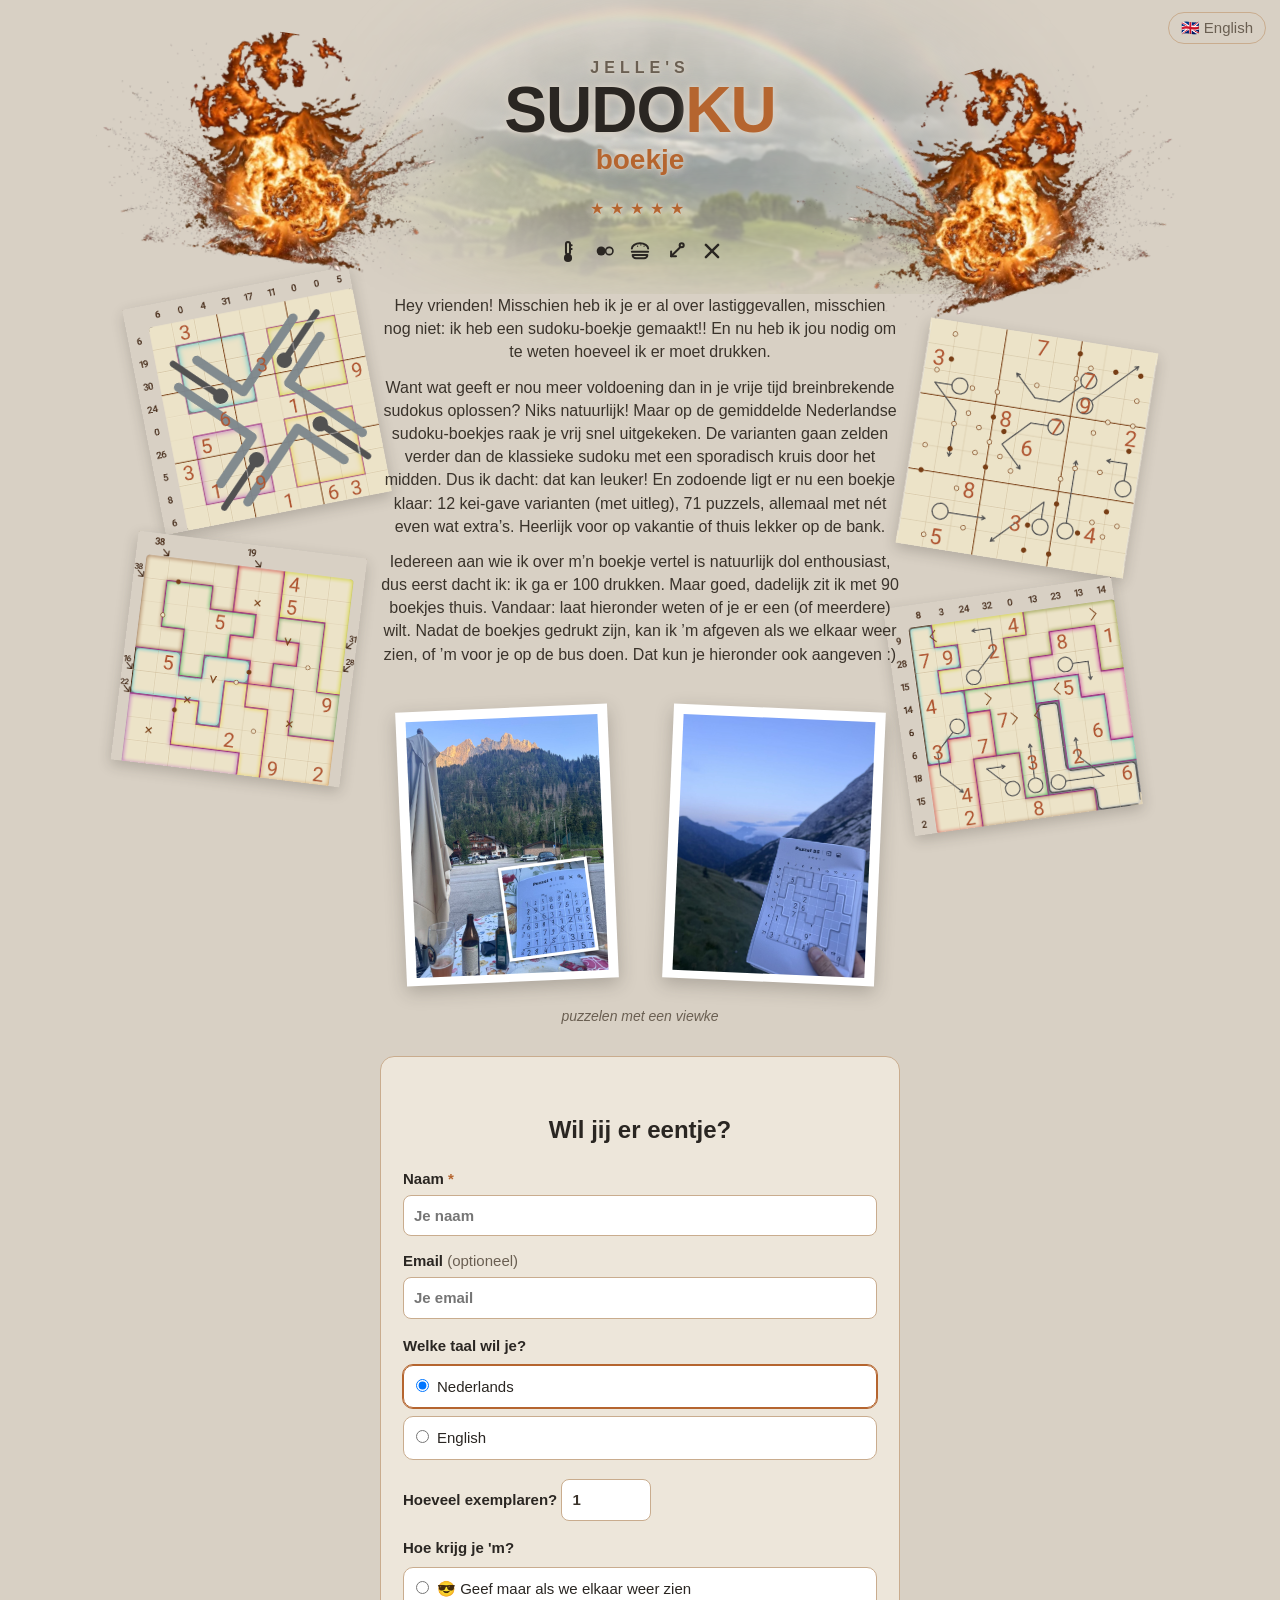
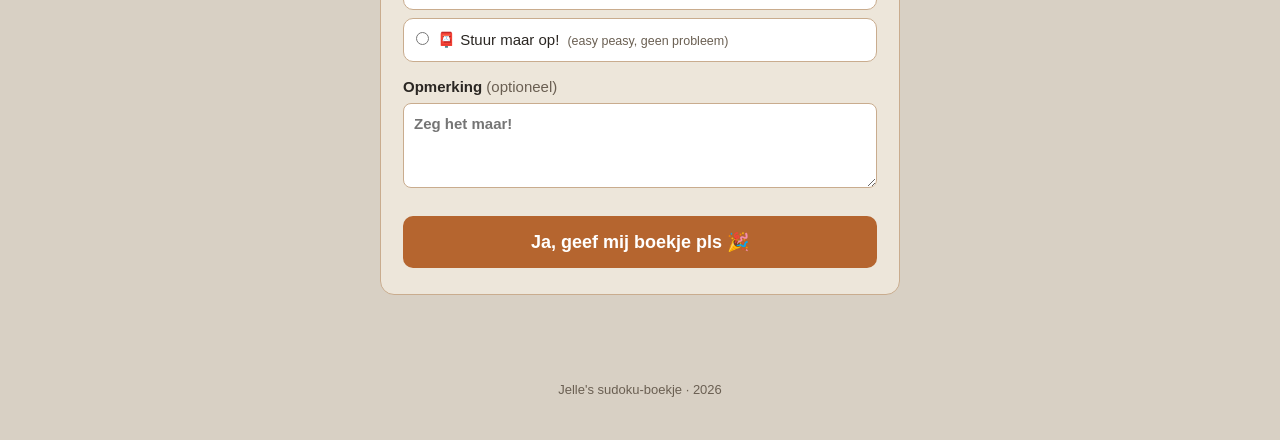
<file: index.html>
<!doctype html>
<html lang="nl">
<head>
<meta charset="utf-8">
<!-- Fixed width, not device-width: phones render the laptop layout, scaled to
     fit. This width sets how large everything is on a phone: smaller number =
     more zoomed in. iOS Safari ignores initial-scale when width is a fixed value,
     so the width is the only working lever. Pinch-zoom stays available. -->
<meta name="viewport" content="width=900">
<title>Jelle's sudoku-boekje — wil jij er één?</title>
<meta property="og:title" content="Jelle's sudoku-boekje">
<meta property="og:description" content="12 kei-gave sudoku-varianten, van Ezel tot Eindbaas. Wil jij er één?">
<link rel="stylesheet" href="style.css">
</head>
<body>
<a class="lang-toggle" href="en/">🇬🇧 English</a>

<!-- Outside .cover on purpose: its overflow:hidden would clip the blasts at the
     cover's edge, so they could never expand over the intro text and grids. -->
<img class="deco deco-boom deco-boom-l" src="assets/boom.webp" alt="" aria-hidden="true">
<img class="deco deco-boom deco-boom-r" src="assets/boom.webp" alt="" aria-hidden="true">

<header class="cover">
<img class="deco deco-rainbow" src="assets/rainbow.webp" alt="" aria-hidden="true">
  <div class="cv-van">Jelle's</div>
  <div class="cv-big">SUDO<span class="o">KU</span></div>
  <div class="cv-boekje">boekje</div>
  <div class="cv-stars">★★★★★</div>
  <div class="cv-icons">
    <img src="assets/icons/thermo.svg" alt=""><img src="assets/icons/stip.svg" alt="">
    <img src="assets/icons/burger.svg" alt=""><img src="assets/icons/pijl.svg" alt="">
    <img src="assets/icons/kruis.svg" alt="">
  </div>
</header>

<main>
  <section class="intro">
    <p>Hey vrienden! Misschien heb ik je er al over lastiggevallen, misschien
      nog niet: ik heb een sudoku-boekje gemaakt!! En nu heb ik jou nodig om te
      weten hoeveel ik er moet drukken.</p>
    <p>Want wat geeft er nou meer voldoening dan in je vrije tijd breinbrekende
      sudokus oplossen? Niks natuurlijk! Maar op de gemiddelde Nederlandse
      sudoku-boekjes raak je vrij snel uitgekeken. De varianten gaan zelden
      verder dan de klassieke sudoku met een sporadisch kruis door het midden.
      Dus ik dacht: dat kan leuker! En zodoende ligt er nu een boekje klaar: 12
      kei-gave varianten (met uitleg), 71 puzzels, allemaal met nét even wat
      extra’s. Heerlijk voor op vakantie of thuis lekker op de bank.</p>
    <p>Iedereen aan wie ik over m’n boekje vertel is natuurlijk dol enthousiast,
      dus eerst dacht ik: ik ga er 100 drukken. Maar goed, dadelijk zit ik met 90
      boekjes thuis. Vandaar: laat hieronder weten of je er een (of meerdere) wilt.
      Nadat de boekjes gedrukt zijn, kan ik ’m afgeven als we elkaar weer zien,
      of ’m voor je op de bus doen. Dat kun je hieronder ook aangeven :)</p>
  </section>

  <section class="photos">
    <figure class="polaroid">
      <img src="assets/photo.jpg" alt="Het boekje op tafel, met de bergen op de achtergrond">
    </figure>
    <figure class="polaroid">
      <img src="assets/photo-2.jpg" alt="Puzzel 35 half opgelost, omhooggehouden bij een bergpas in de schemering">
    </figure>
    <p class="photos-caption">puzzelen met een viewke</p>
  </section>

  <section class="taster">
    <h2>Een voorproefje</h2>
    <div class="grids">
      <img src="assets/grid-1.png" alt="Sudoku-variant uit het boekje: windoku met thermometers">
      <img src="assets/grid-2.png" alt="Sudoku-variant uit het boekje: puzzelception met XV en stippen">
      <img src="assets/grid-3.png" alt="Sudoku-variant uit het boekje: stippen en pijlen">
      <img src="assets/grid-4.png" alt="Sudoku-variant uit het boekje: puzzelception met burgers en groter-dan">
    </div>
  </section>

  <section class="signup panel">
    <h2>Wil jij er eentje?</h2>
    <form id="interest-form">
      <label>Naam <span class="req">*</span>
        <input name="name" required autocomplete="name" placeholder="Je naam">
      </label>
      <label>Email <span class="opt">(optioneel)</span>
        <input name="contact" autocomplete="email" placeholder="Je email">
      </label>
      <fieldset>
        <legend>Welke taal wil je?</legend>
        <label class="choice"><input type="radio" name="booklet_lang" value="nl" checked> Nederlands</label>
        <label class="choice"><input type="radio" name="booklet_lang" value="en"> English</label>
      </fieldset>
      <label>Hoeveel exemplaren?
        <input type="number" name="copies" value="1" min="1" max="10">
      </label>
      <fieldset>
        <legend>Hoe krijg je 'm?</legend>
        <label class="choice"><input type="radio" name="delivery" value="catch" required>
          😎 Geef maar als we elkaar weer zien</label>
        <label class="choice"><input type="radio" name="delivery" value="post">
          📮 Stuur maar op! <small>(easy peasy, geen probleem)</small></label>
      </fieldset>
      <div id="address-fields" hidden>
        <label>Straat + huisnummer <input name="street" autocomplete="street-address"></label>
        <label>Postcode <input name="postcode" autocomplete="postal-code"></label>
        <label>Plaats <input name="city" autocomplete="address-level2"></label>
        <label>Land <input name="country" value="Nederland" autocomplete="country-name"></label>
      </div>
      <label>Opmerking <span class="opt">(optioneel)</span>
        <textarea name="comment" rows="3" placeholder="Zeg het maar!"></textarea>
      </label>
      <div class="hp" aria-hidden="true">
        <input name="website" tabindex="-1" autocomplete="off">
      </div>
      <button type="submit">Ja, geef mij boekje pls 🎉</button>
      <p id="form-error" hidden>Oeps, dat ging mis. Probeer het nog eens,
        of stuur me gewoon even een berichtje!</p>
    </form>
    <div id="form-thanks" hidden>🎉 Gelukt! Je staat op de lijst. Dank u wel!</div>
  </section>
</main>

<footer>Jelle's sudoku-boekje · 2026</footer>
<script src="site.js"></script>
</body>
</html>
</file>
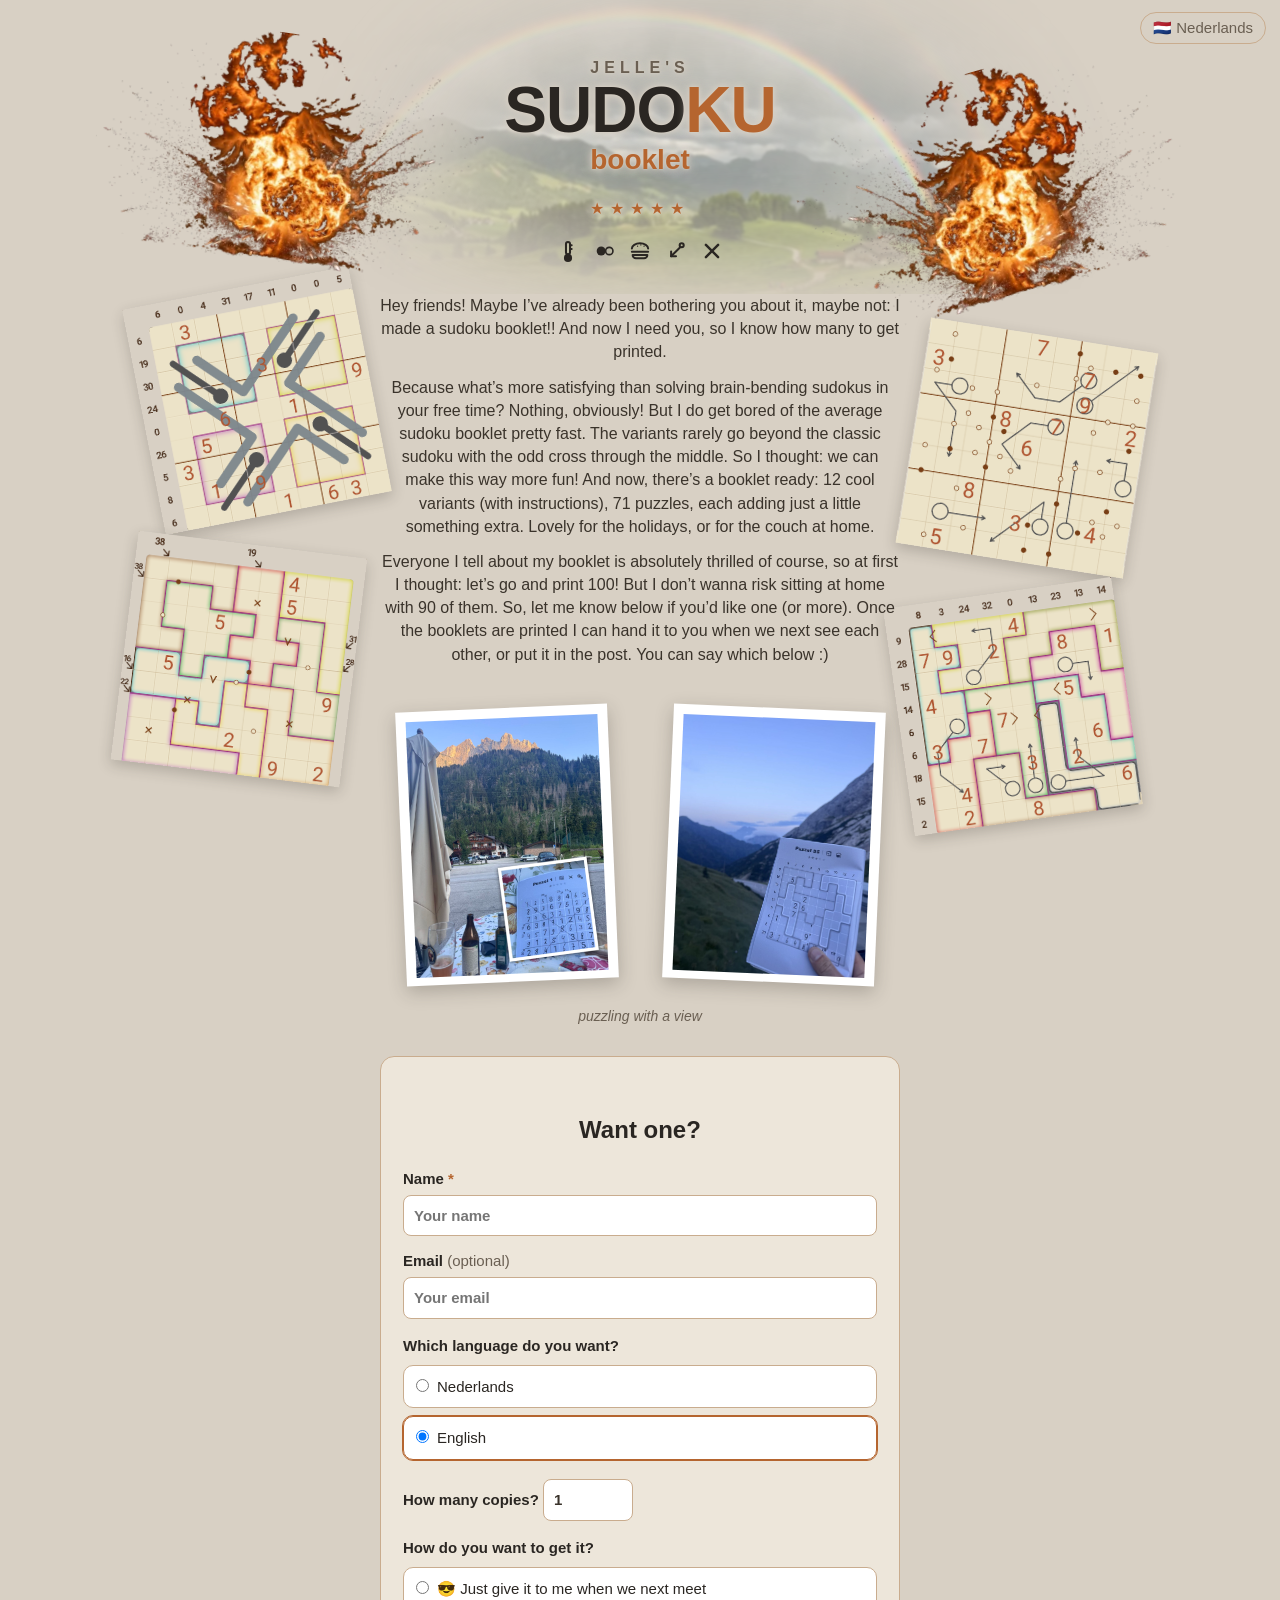
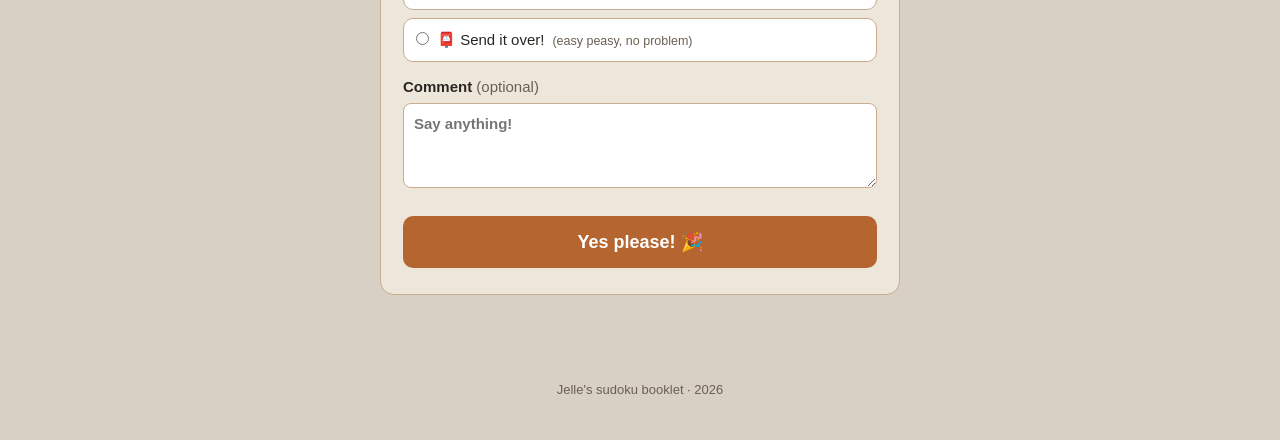
<file: en/index.html>
<!doctype html>
<html lang="en">
<head>
<meta charset="utf-8">
<!-- Fixed width, not device-width: phones render the laptop layout, scaled to
     fit. This width sets how large everything is on a phone: smaller number =
     more zoomed in. iOS Safari ignores initial-scale when width is a fixed value,
     so the width is the only working lever. Pinch-zoom stays available. -->
<meta name="viewport" content="width=900">
<title>Jelle's sudoku booklet — want one?</title>
<meta property="og:title" content="Jelle's sudoku booklet">
<meta property="og:description" content="12 cool sudoku variants, from Donkey to Final Boss. Want one?">
<link rel="stylesheet" href="../style.css">
</head>
<body>
<a class="lang-toggle" href="../">🇳🇱 Nederlands</a>

<!-- Outside .cover on purpose: its overflow:hidden would clip the blasts at the
     cover's edge, so they could never expand over the intro text and grids. -->
<img class="deco deco-boom deco-boom-l" src="../assets/boom.webp" alt="" aria-hidden="true">
<img class="deco deco-boom deco-boom-r" src="../assets/boom.webp" alt="" aria-hidden="true">

<header class="cover">
<img class="deco deco-rainbow" src="../assets/rainbow.webp" alt="" aria-hidden="true">
  <div class="cv-van">Jelle's</div>
  <div class="cv-big">SUDO<span class="o">KU</span></div>
  <div class="cv-boekje">booklet</div>
  <div class="cv-stars">★★★★★</div>
  <div class="cv-icons">
    <img src="../assets/icons/thermo.svg" alt=""><img src="../assets/icons/stip.svg" alt="">
    <img src="../assets/icons/burger.svg" alt=""><img src="../assets/icons/pijl.svg" alt="">
    <img src="../assets/icons/kruis.svg" alt="">
  </div>
</header>

<main>
  <section class="intro">
    <p>Hey friends! Maybe I’ve already been bothering you about it, maybe not:
      I made a sudoku booklet!! And now I need you, so I know how many to get
      printed.</p>
    <p>Because what’s more satisfying than solving brain-bending sudokus in your
      free time? Nothing, obviously! But I do get bored of the average sudoku
      booklet pretty fast. The variants rarely go beyond the classic sudoku with
      the odd cross through the middle. So I thought: we can make this way more
      fun! And now, there’s a booklet ready: 12 cool variants (with
      instructions), 71 puzzles, each adding just a little something extra.
      Lovely for the holidays, or for the couch at home.</p>
    <p>Everyone I tell about my booklet is absolutely thrilled of course, so at
      first I thought: let’s go and print 100! But I don’t wanna risk sitting at
      home with 90 of them. So, let me know below if you’d like one (or more).
      Once the booklets are printed I can hand it to you when we next see each
      other, or put it in the post. You can say which below :)</p>
  </section>

  <section class="photos">
    <figure class="polaroid">
      <img src="../assets/photo.jpg" alt="The booklet on a table, with mountains in the background">
    </figure>
    <figure class="polaroid">
      <img src="../assets/photo-2.jpg" alt="Puzzle 35 half solved, held up at a mountain pass at dusk">
    </figure>
    <p class="photos-caption">puzzling with a view</p>
  </section>

  <section class="taster">
    <h2>A little taste</h2>
    <div class="grids">
      <img src="../assets/grid-1.png" alt="Sudoku variant from the booklet: windoku with thermometers">
      <img src="../assets/grid-2.png" alt="Sudoku variant from the booklet: puzzelception with XV and dots">
      <img src="../assets/grid-3.png" alt="Sudoku variant from the booklet: dots and arrows">
      <img src="../assets/grid-4.png" alt="Sudoku variant from the booklet: puzzelception with sandwiches and greater-than">
    </div>
  </section>

  <section class="signup panel">
    <h2>Want one?</h2>
    <form id="interest-form">
      <label>Name <span class="req">*</span>
        <input name="name" required autocomplete="name" placeholder="Your name">
      </label>
      <label>Email <span class="opt">(optional)</span>
        <input name="contact" autocomplete="email" placeholder="Your email">
      </label>
      <fieldset>
        <legend>Which language do you want?</legend>
        <label class="choice"><input type="radio" name="booklet_lang" value="nl"> Nederlands</label>
        <label class="choice"><input type="radio" name="booklet_lang" value="en" checked> English</label>
      </fieldset>
      <label>How many copies?
        <input type="number" name="copies" value="1" min="1" max="10">
      </label>
      <fieldset>
        <legend>How do you want to get it?</legend>
        <label class="choice"><input type="radio" name="delivery" value="catch" required>
          😎 Just give it to me when we next meet</label>
        <label class="choice"><input type="radio" name="delivery" value="post">
          📮 Send it over! <small>(easy peasy, no problem)</small></label>
      </fieldset>
      <div id="address-fields" hidden>
        <label>Street + number <input name="street" autocomplete="street-address"></label>
        <label>Postal code <input name="postcode" autocomplete="postal-code"></label>
        <label>City <input name="city" autocomplete="address-level2"></label>
        <label>Country <input name="country" value="Netherlands" autocomplete="country-name"></label>
      </div>
      <label>Comment <span class="opt">(optional)</span>
        <textarea name="comment" rows="3" placeholder="Say anything!"></textarea>
      </label>
      <div class="hp" aria-hidden="true">
        <input name="website" tabindex="-1" autocomplete="off">
      </div>
      <button type="submit">Yes please! 🎉</button>
      <p id="form-error" hidden>Oops, that didn't work. Try again,
        or just send me a message!</p>
    </form>
    <div id="form-thanks" hidden>🎉 Done! You're on the list. Thank you!</div>
  </section>
</main>

<footer>Jelle's sudoku booklet · 2026</footer>
<script src="../site.js"></script>
</body>
</html>
</file>
<file: style.css>
:root{
  --bg:#D8D0C4; --ink:#2A2622; --text:#3A332B; --muted:#6A5F52;
  --accent:#B5652F; --form-scale:1; --panel:#EDE6DA; --border:#C9AC8E; --faded:#B9AE9D;
  --boom-burst:2400ms;  /* bang plus cool-down; the bang itself is the first ~quarter */
  --boom-peak:1.74;     /* how far the blast swells at detonation; it always settles back to 1 */
  --boom-offset:544px;  /* distance from centre to each blast; smaller pulls them inward */
}
*{box-sizing:border-box}
body{margin:0;background:var(--bg);color:var(--text);
     font-family:"Avenir Next",Arial,sans-serif;line-height:1.45;
     /* The blasts now sit outside .cover and swell past the page edges, so the
        page itself does the horizontal cropping the cover used to do. */
     overflow-x:hidden}
main{max-width:560px;margin:0 auto;padding:0 20px 60px}

/* Sits on top of the corner bang, so it needs its own chip to stay readable. */
.lang-toggle{position:absolute;top:12px;right:14px;z-index:2;font-size:15px;
             color:var(--muted);text-decoration:none;
             background:var(--bg);border:1px solid var(--border);
             border-radius:999px;padding:4px 12px}
.lang-toggle:hover{color:var(--accent);border-color:var(--accent)}

/* Cover header: booklet cover at roughly half scale */
.cover{position:relative;text-align:center;padding:56px 16px 30px;color:var(--ink);
  overflow:hidden}
/* A rainbow rising out of the top-left corner and a comic bang top-right, both
   purely decorative. overflow:hidden on .cover is what crops them to the corner
   and keeps them from widening the page. */
/* Real photos rather than drawings. The bang is a true transparent cutout; the
   rainbow keeps its sky (a rainbow cannot be cut out — it IS sky) and instead has
   its edges faded so it melts into the page. */
.deco{position:absolute;pointer-events:none;z-index:0;height:auto}
/* Rainbow: large and deliberately faint, centred behind the wordmark. */
/* The arc's apex sits at ~41.5% of the photo, not 50%. Shifting by that as a
   percentage of the element's own width (rather than a pixel nudge) keeps the arc
   on the centre line at ANY width, mobile included. */
.deco-rainbow{width:820px;left:50%;top:-30px;
  transform:translateX(-41.5%) rotate(2deg);opacity:.55;filter:blur(1px);
  /* The cover crops whatever hangs below it, which would cut the photo's fade
     mid-way and leave a hard seam. This dissolves the bottom first. */
  -webkit-mask-image:linear-gradient(to bottom,#000 48%,transparent 86%);
  mask-image:linear-gradient(to bottom,#000 48%,transparent 86%)}
/* A blast either side of the title, each leaning against the grid below it
   (grid 1 leans -11deg, grid 3 leans +9deg). The right one is mirrored so the
   pair are not identical twins. The offsets are measured from the centre, so
   both stay clear of the letters at every width. */
/* Detonate on load, then keep smouldering. Both animations use the standalone
   scale/rotate properties, which apply ON TOP OF `transform`, so each blast keeps
   the tilt and mirror set below instead of having it overwritten per keyframe.
   z-index puts the fire in front of everything on the page, including the intro
   text and the grids, so the blast reads as being nearer the viewer. */
.deco-boom{width:384px;z-index:10;
  animation:boom-burst var(--boom-burst) ease-out both,
            boom-glow 4.5s ease-in-out infinite}
/* One animation covers the whole arc: a fast bang that overshoots well past full
   size, then a long cool-down that drifts back down and lands exactly on the
   glow's resting values, so the handover to the loop is invisible. */
@keyframes boom-burst{
  0%   {scale:.15; opacity:0; rotate:var(--boom-drift);       filter:brightness(1.75) saturate(1.5)}
  8%   {opacity:1}
  22%  {scale:var(--boom-peak); rotate:var(--boom-drift);     filter:brightness(1.5)  saturate(1.4)}
  45%  {scale:1.14;                                           filter:brightness(1.26) saturate(1.22)}
  70%  {scale:1.05;                                           filter:brightness(1.12) saturate(1.1)}
  100% {scale:1;   opacity:1; rotate:0deg;                    filter:brightness(1)    saturate(1)}
}
/* Uneven stops rather than a clean sine, so the smoulder flickers instead of
   pulsing mechanically. */
@keyframes boom-glow{
  0%,100%{scale:1;     rotate:0deg;    filter:brightness(1)    saturate(1)}
  30%    {scale:1.03;  rotate:.4deg;   filter:brightness(1.14) saturate(1.12)}
  55%    {scale:1.008; rotate:-.2deg;  filter:brightness(1.04) saturate(1.03)}
  78%    {scale:1.022; rotate:.25deg;  filter:brightness(1.1)  saturate(1.08)}
}
/* Offsets grow with the width, so the blasts stay clear of the letters. */
/* Drift direction and the stagger differ per side, so the two read as separate
   bangs and never breathe in sync afterwards. */
.deco-boom-l{top:34px;left:calc(50% - var(--boom-offset));transform:rotate(8deg);
  --boom-drift:3deg;animation-delay:0ms,var(--boom-burst)}
/* Tilted right-side-up. The steeper angle swings the low corner ~23px further
   down, so top drops 94 -> 71 to keep that corner at the same height as before,
   roughly level with where the rainbow's mask fades out. */
.deco-boom-r{top:71px;right:calc(50% - var(--boom-offset));transform:rotate(-16deg) scaleX(-1);
  /* Glow picks up the instant this side's bang ends (250ms later than the left).
     The two stay out of phase through a different loop length, not a later start,
     which would leave the blast frozen in between. */
  --boom-drift:-3deg;animation-delay:250ms,calc(var(--boom-burst) + 250ms);
  animation-duration:var(--boom-burst),5300ms}
/* Cover text paints over the decoration, plus a halo in the page colour so the
   letters keep their contrast where they cross a photo. Invisible against the
   plain background. */
.cover > div{position:relative;z-index:1;
  text-shadow:0 0 12px var(--bg),0 0 6px var(--bg),0 0 2px var(--bg)}
/* A phone cover is nearly all wordmark, so they shrink and hug the edges more. */
/* No room to flank a full-width wordmark on a phone, so the blasts tuck into the
   top corners and the rainbow still sits centred behind. */
@media(max-width:560px){
  .deco-rainbow{width:470px;top:4px;opacity:.5}
  .deco-boom{width:198px}
  .deco-boom-l{top:6px;left:-74px}
  .deco-boom-r{top:2px;right:-70px}
}
.cv-van{font-size:16px;color:var(--muted);letter-spacing:5px;
        text-transform:uppercase;font-weight:700;margin-bottom:4px}
.cv-big{font-size:64px;font-weight:800;line-height:.86;letter-spacing:-1px}
.cv-big .o{color:var(--accent)}
.cv-boekje{font-size:28px;font-weight:800;color:var(--accent);margin-top:2px}
.cv-stars{font-size:16px;letter-spacing:6px;color:var(--accent);margin-top:16px}
.cv-icons{display:flex;justify-content:center;gap:10px;margin-top:18px}
.cv-icons img{width:26px;height:26px}

.intro p{font-size:16px;margin:0 0 12px;text-align:center}

.polaroid{margin:34px auto;width:min(240px,70%);background:#fff;
  padding:10px 10px 8px;box-shadow:0 6px 18px rgba(42,38,34,.25);
  transform:rotate(-2.5deg)}
.polaroid img{width:100%;display:block}
/* Two snapshots: stacked on a phone, side by side once there is room. Opposite
   tilts so they read as a pair dropped down, not a tidy row. */
.photos{display:grid;justify-items:center}
.photos .polaroid{margin:22px 0 0}
.photos .polaroid:nth-child(2){transform:rotate(2.5deg)}
@media(min-width:520px){
  .photos{grid-template-columns:1fr 1fr;gap:8px;align-items:start}
  .photos .polaroid{width:min(240px,94%);margin:30px 0 0}
}
/* Tight under the pair, so it reads as their caption and not a stray line. */
.photos-caption{grid-column:1/-1;text-align:center;font-style:italic;
  font-size:14px;color:var(--muted);margin:10px 0 0}

.taster h2,.signup h2{font-size:24px;font-weight:800;color:var(--ink);
  text-align:center;margin:36px 0 20px}
/* Snapshots dropped on a table: every grid sits askew, none the same angle.
   Single column by default; the cap stops the grid ballooning on wide phones
   and then shrinking again when the second column arrives. */
.grids{display:grid;grid-template-columns:1fr;gap:20px;
  justify-items:center;padding:4px 0 12px}
.grids img{width:min(260px,74%);
  box-shadow:0 5px 14px rgba(42,38,34,.22);transition:transform .25s ease}
/* One angle per position — update these if the grid count changes. */
.grids img:nth-child(1){transform:rotate(-5deg) translateX(-5%)}
.grids img:nth-child(2){transform:rotate(4.5deg) translateX(5%)}
.grids img:nth-child(3){transform:rotate(3.5deg) translateX(-4%)}
.grids img:nth-child(4){transform:rotate(-4.5deg) translateX(4%)}
/* Two columns only once a tilted grid fits without corners meeting in the
   gutter. main caps at 560px, so the column is (520 - gap) / 2 = 252px; a 220px
   box turned 5.5deg spans ~241px, leaving a few px of slack either side. */
@media(min-width:560px){
  .grids{grid-template-columns:1fr 1fr;gap:30px 16px}
  .grids img{width:220px}
  .grids img:nth-child(1){transform:rotate(-5.5deg) translateY(6px)}
  .grids img:nth-child(2){transform:rotate(4deg) translateY(-9px)}
  .grids img:nth-child(3){transform:rotate(3deg) translateY(4px)}
  .grids img:nth-child(4){transform:rotate(-4.5deg) translateY(-6px)}
}
/* Wide screens only: the text column is capped at 560px, so a laptop leaves
   ~300px of empty margin either side. Tuck the grids into that margin around the
   intro, turned harder, overlapping the column edge but stopping inside its
   padding so no letters end up on top of a grid. The heading goes away since
   they are decoration here, not a gallery. 1120px is the width where the
   outermost rotated corner still clears the viewport edge.
   Phones get this layout too, and that is deliberate: the fixed 1120px viewport
   means a phone always satisfies this test, so it sees the same scattered
   arrangement shrunk down. Do not gate this on pointer or hover capability. */
/* Same idea at the phone's 900px viewport, where only ~170px of margin exists
   either side: smaller grids, pulled closer. The 1120 block below overrides these
   with the roomier laptop values. */
@media(min-width:900px){
  main{position:relative}
  .taster h2{display:none}
  .taster{margin-top:0}
  .grids{display:block;padding:0;height:0}
  .grids img{position:absolute;width:145px;transition:transform .3s ease}
  .grids img:nth-child(1){top:-8px;   left:-140px; transform:rotate(-11deg)}
  .grids img:nth-child(2){top:250px;  left:-150px; transform:rotate(7deg)}
  .grids img:nth-child(3){top:40px;   right:-145px;transform:rotate(9deg)}
  .grids img:nth-child(4){top:298px;  right:-135px;transform:rotate(-8deg)}
}
@media(min-width:1120px){
  main{position:relative}
  /* Slightly narrower pair here, so the tilted photo corners keep clear of the
     grids now sitting in the margins. */
  .photos .polaroid{width:min(212px,94%)}
  .photos{gap:14px}
  .intro p{position:relative;z-index:1}
  .taster h2{display:none}
  .taster{margin-top:0}
  .grids{display:block;padding:0;height:0}
  .grids img{position:absolute;width:230px;transition:transform .3s ease}
  .grids img:nth-child(1){top:-8px;   left:-218px; transform:rotate(-11deg)}
  .grids img:nth-child(2){top:250px;  left:-236px; transform:rotate(7deg)}
  .grids img:nth-child(3){top:40px;   right:-222px;transform:rotate(9deg)}
  .grids img:nth-child(4){top:298px;  right:-208px;transform:rotate(-8deg)}
}
/* Straighten on hover, so a curious mouse gets a readable grid. Pointer devices
   only: on a phone :hover latches after a tap and the grid stays crooked-fixed. */
@media(hover:hover){.grids img:hover{transform:rotate(0) scale(1.03)}}
@media(prefers-reduced-motion:reduce){
  .grids img{transition:none}
  /* Blasts render in their final state: no detonation, no smoulder. */
  .deco-boom{animation:none}
}

.panel{background:var(--panel);border:1.5px solid var(--border);
  border-radius:14px;padding:20px 22px 26px;margin-top:30px}
form label{display:block;margin:14px 0 0;font-weight:700;color:var(--ink);font-size:15px}
form .opt{font-weight:400;color:var(--muted)} form .req{color:var(--accent)}
input,textarea{width:100%;margin-top:5px;padding:9px 10px;font:inherit;
  color:var(--text);background:#fff;border:1.3px solid var(--border);border-radius:8px}
input:focus,textarea:focus{outline:2px solid var(--accent);border-color:var(--accent)}
fieldset{border:none;margin:16px 0 0;padding:0}
legend{font-weight:700;color:var(--ink);font-size:15px;padding:0}
fieldset label{font-weight:400;margin:8px 0 0}
.choice{display:flex;gap:8px;align-items:baseline;background:#fff;
  border:1.3px solid var(--border);border-radius:10px;padding:10px 12px;cursor:pointer}
.choice:has(input:checked){border-color:var(--accent);outline:1.5px solid var(--accent)}
.choice input{width:auto;margin:0} .choice small{color:var(--muted)}
#address-fields{margin-top:4px;padding-left:10px;border-left:3px solid var(--border)}
input[type=number]{width:90px}
button[type=submit]{display:block;width:100%;margin-top:22px;padding:13px;
  font:inherit;font-size:18px;font-weight:800;color:#fff;cursor:pointer;
  background:var(--accent);border:none;border-radius:10px}
button[type=submit]:disabled{opacity:.6;cursor:wait}
#form-error{color:#a03123;font-weight:700;margin:12px 0 0}
#form-thanks{text-align:center;font-size:20px;font-weight:800;color:var(--ink);padding:26px 0}
.hp{position:absolute;left:-5000px;top:-5000px}

/* On a phone the whole 900px page is squeezed, so the form is scaled back up by
   the factor site.js measures. Sizes are written as the size we want RENDERED
   times that factor, so portrait, landscape and every screen size land the same.
   The panel also breaks out of the 560px text column: at 520px it would render
   only ~180px wide on a phone, which no font size can make typeable. */
.small-screen{--form-scale:var(--form-scale-base, 1)}
/* The blast peaks twice as large on a phone, where the whole page is shrunk to fit
   and a laptop-sized detonation reads as a flicker in the corner. It still settles
   back to the same resting size. */
.small-screen{--boom-peak:2.9;--boom-offset:435px}
/* Both sit a little higher than on a laptop, and the left one stays lower than the
   right so the pair are not level. */
.small-screen .deco-boom-l{top:31px}
.small-screen .deco-boom-r{top:56px}
/* The signup section runs 20% below that: still typeable, less dominant. Scoped
   as a variable so everything in it scales together, and so the shared
   photos-caption below keeps the page-wide factor. Width and offset shrink with
   it, staying centred in the 900px layout. */
.small-screen .signup{--form-scale:calc(var(--form-scale-base, 1) * 0.64);
  width:550px;margin-left:-15px;
  padding:calc(20px * var(--form-scale)) calc(22px * var(--form-scale))
          calc(26px * var(--form-scale));
  border-radius:calc(14px * var(--form-scale))}
.small-screen .signup h2{font-size:calc(24px * var(--form-scale));
  margin:0 0 calc(20px * var(--form-scale))}
.small-screen form label,.small-screen legend{font-size:calc(15px * var(--form-scale));
  margin-top:calc(14px * var(--form-scale))}
.small-screen input,.small-screen textarea{font-size:calc(16px * var(--form-scale));
  padding:calc(9px * var(--form-scale)) calc(10px * var(--form-scale));
  border-radius:calc(8px * var(--form-scale));margin-top:calc(5px * var(--form-scale))}
.small-screen input[type=number]{width:calc(90px * var(--form-scale))}
.small-screen .choice{padding:calc(10px * var(--form-scale)) calc(12px * var(--form-scale));
  border-radius:calc(10px * var(--form-scale));gap:calc(8px * var(--form-scale))}
.small-screen .choice input{width:calc(16px * var(--form-scale));
  height:calc(16px * var(--form-scale))}
.small-screen button[type=submit]{font-size:calc(18px * var(--form-scale));
  padding:calc(13px * var(--form-scale));border-radius:calc(10px * var(--form-scale));
  margin-top:calc(22px * var(--form-scale))}
.small-screen #form-error{font-size:calc(15px * var(--form-scale))}
.small-screen #form-thanks{font-size:calc(20px * var(--form-scale));
  padding:calc(26px * var(--form-scale)) 0}
.small-screen .photos-caption{font-size:calc(14px * var(--form-scale) * 0.8)}

.confetti{position:fixed;inset:0;pointer-events:none;z-index:99}
footer{text-align:center;color:var(--muted);font-size:13px;padding:26px 0 40px}
</file>
